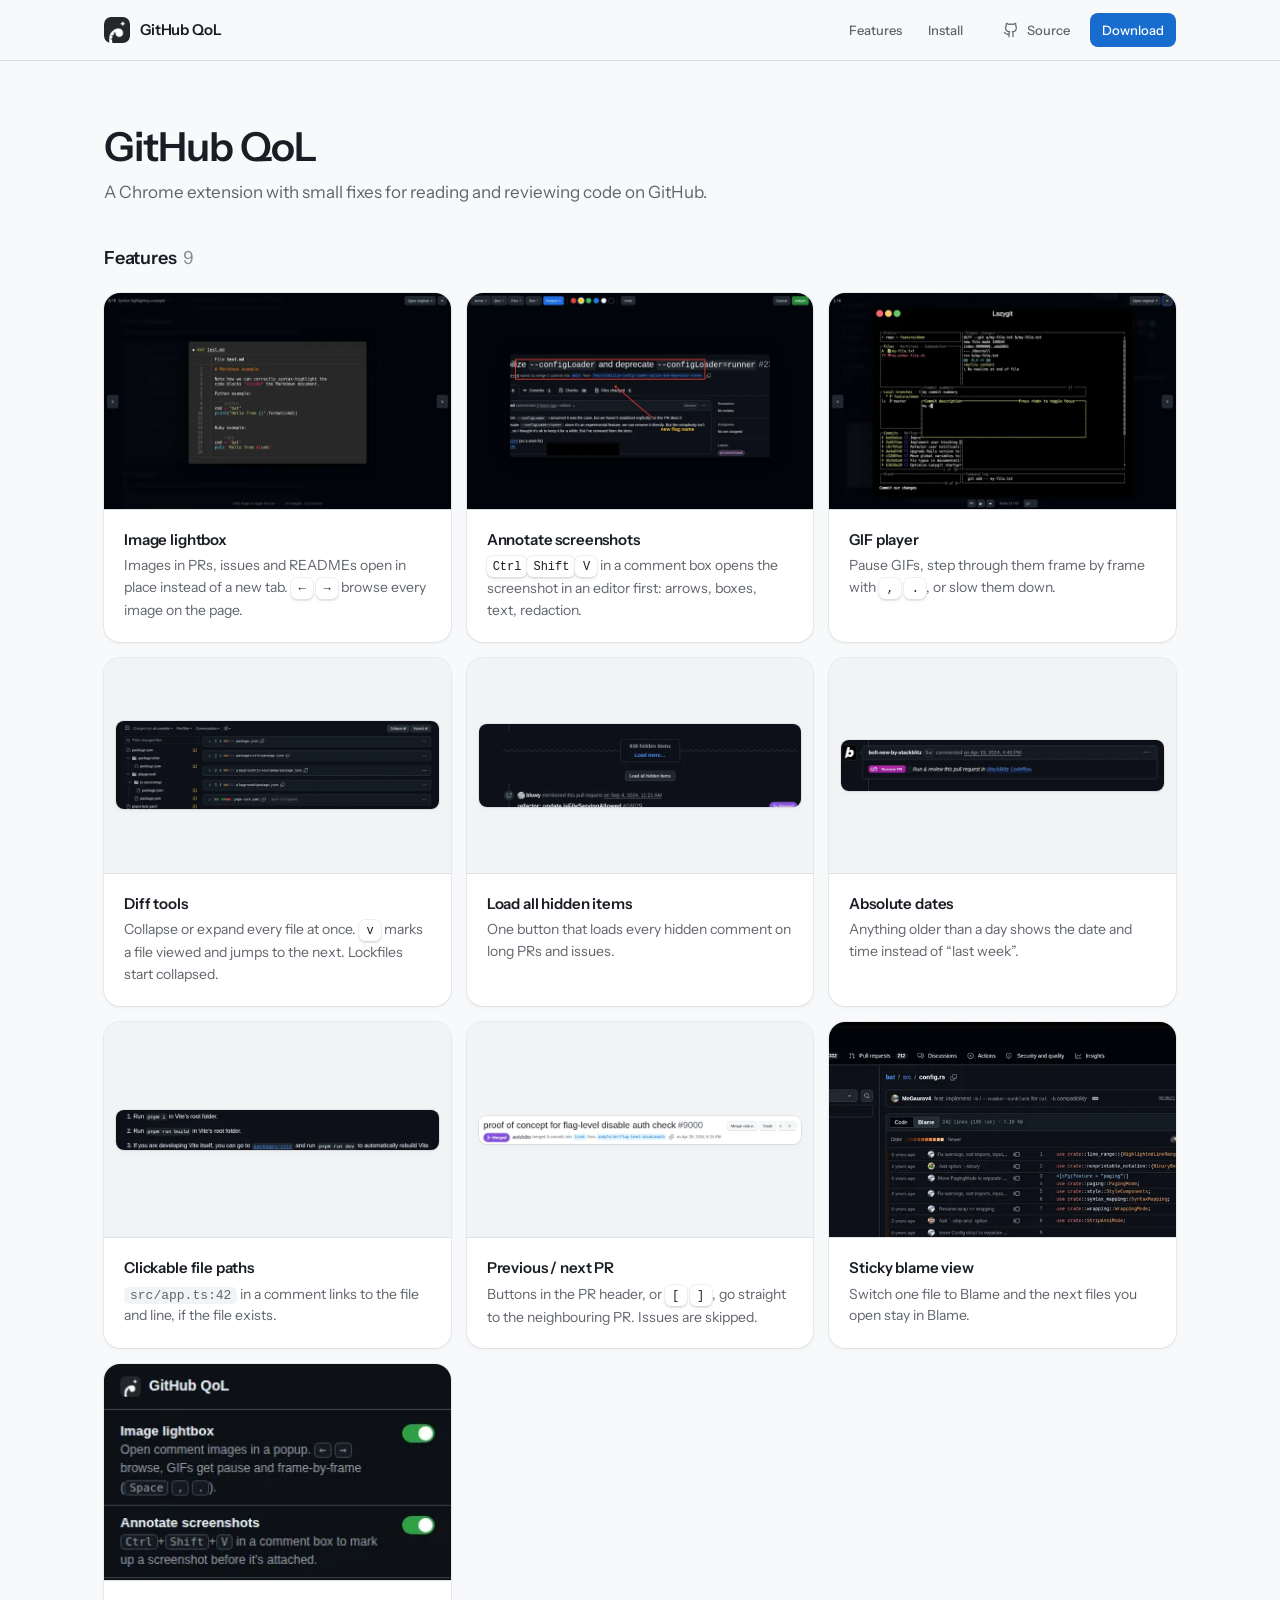
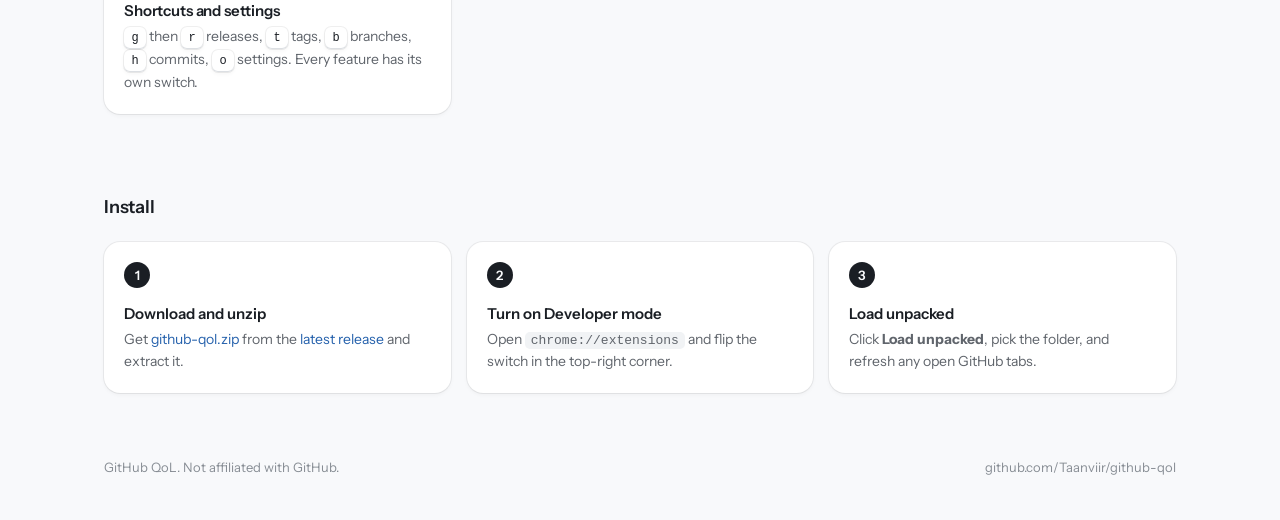
<file: docs/index.html>
<!doctype html>
<html lang="en">
<head>
  <meta charset="utf-8">
  <meta name="viewport" content="width=device-width, initial-scale=1">
  <title>GitHub QoL</title>
  <meta name="description" content="A free Chrome extension that fixes the small things that slow down code review on GitHub.">
  <link rel="icon" href="images/icon.png">
  <link rel="preconnect" href="https://fonts.googleapis.com">
  <link rel="preconnect" href="https://fonts.gstatic.com" crossorigin>
  <link href="https://fonts.googleapis.com/css2?family=Instrument+Sans:wght@400..700&display=swap" rel="stylesheet">
  <style>
    /* Tokens follow the Smart Fill UI: OKLCH gray/blue ramps, semantic layer on top. */
    :root {
      color-scheme: light;
      --gray-1: oklch(99.4% 0.002 256); --gray-2: oklch(98.2% 0.003 256); --gray-3: oklch(96.3% 0.004 256); --gray-4: oklch(94.3% 0.005 256);
      --gray-6: oklch(90.2% 0.007 256); --gray-7: oklch(86.6% 0.008 256); --gray-9: oklch(64.0% 0.012 256); --gray-11: oklch(50.5% 0.012 256); --gray-12: oklch(23.5% 0.012 256);
      --blue-4: oklch(93.0% 0.013 256); --blue-9: oklch(54.0% 0.170 256); --blue-10: oklch(49.5% 0.159 256); --blue-11: oklch(49.5% 0.135 256);

      --color-bg-page: var(--gray-2);
      --color-bg-surface: oklch(100% 0 0);
      --color-bg-sunken: var(--gray-3);
      --color-text-primary: var(--gray-12);
      --color-text-secondary: var(--gray-11);
      --color-text-tertiary: var(--gray-9);
      --color-text-on-accent: oklch(100% 0 0);
      --color-border-separator: var(--gray-6);
      --color-accent-subtle: var(--blue-4);
      --color-accent-solid: var(--blue-9);
      --color-accent-solid-hover: var(--blue-10);
      --color-accent-text: var(--blue-11);
      --color-nav-bg: oklch(98.2% 0.003 256 / 0.8);

      --shadow-border: 0 0 0 1px oklch(0 0 0 / 0.06), 0 1px 2px -1px oklch(0 0 0 / 0.06), 0 2px 4px 0 oklch(0 0 0 / 0.04);
      --shadow-border-hover: 0 0 0 1px oklch(0 0 0 / 0.08), 0 1px 2px -1px oklch(0 0 0 / 0.08), 0 2px 4px 0 oklch(0 0 0 / 0.06);
      --shadow-raised: 0 0 0 1px oklch(0 0 0 / 0.06), 0 24px 64px -16px oklch(0 0 0 / 0.22);

      --font-sans: 'Instrument Sans', ui-sans-serif, system-ui, sans-serif;
      --font-mono: ui-monospace, 'SF Mono', 'Cascadia Mono', Menlo, monospace;
      --radius-control: 8px;
      --radius-surface: 12px;
      --radius-large: 16px;
    }
    @media (prefers-color-scheme: dark) {
      :root {
        color-scheme: dark;
        --gray-1: oklch(17.0% 0.004 256); --gray-2: oklch(19.6% 0.005 256); --gray-3: oklch(23.0% 0.006 256); --gray-4: oklch(25.8% 0.007 256);
        --gray-6: oklch(33.5% 0.009 256); --gray-7: oklch(45.0% 0.010 256); --gray-9: oklch(64.0% 0.012 256); --gray-11: oklch(81.0% 0.010 256); --gray-12: oklch(95.0% 0.004 256);
        --blue-4: oklch(30.0% 0.053 256); --blue-9: oklch(56.0% 0.153 256); --blue-10: oklch(61.0% 0.167 256); --blue-11: oklch(80.0% 0.071 256);

        --color-bg-page: var(--gray-1);
        --color-bg-surface: var(--gray-2);
        --color-bg-sunken: oklch(14.5% 0.004 256);
        --color-nav-bg: oklch(17% 0.004 256 / 0.8);

        --shadow-border: 0 0 0 1px oklch(1 0 0 / 0.08);
        --shadow-border-hover: 0 0 0 1px oklch(1 0 0 / 0.14);
        --shadow-raised: 0 0 0 1px oklch(1 0 0 / 0.1), 0 24px 64px -16px oklch(0 0 0 / 0.7);
      }
    }

    *, *::before, *::after { box-sizing: border-box; }
    html { -webkit-font-smoothing: antialiased; -moz-osx-font-smoothing: grayscale; scroll-behavior: smooth; scroll-padding-top: 76px; }
    body {
      margin: 0;
      background: var(--color-bg-page);
      color: var(--color-text-primary);
      font: 400 15px/1.55 var(--font-sans);
    }
    h1, h2, h3, p { margin: 0; }
    h1, h2, h3 { text-wrap: balance; }
    p { text-wrap: pretty; }
    a { color: inherit; text-decoration: none; }
    img { display: block; max-width: 100%; height: auto; }
    :focus-visible { outline: 2px solid var(--color-accent-solid); outline-offset: 2px; border-radius: 4px; }
    .wrap { max-width: 1120px; margin: 0 auto; padding-inline: 24px; }
    svg.i { width: 16px; height: 16px; fill: none; stroke: currentColor; stroke-width: 1.75; stroke-linecap: round; stroke-linejoin: round; flex: none; }

    kbd {
      display: inline-flex; align-items: center; justify-content: center;
      min-width: 22px; height: 22px; padding: 0 6px;
      font: 500 12px/1 var(--font-mono);
      color: var(--color-text-primary);
      background: var(--color-bg-surface);
      border-radius: 6px;
      box-shadow: var(--shadow-border), inset 0 -1px 0 var(--color-border-separator);
    }
    code { font: 13px var(--font-mono); background: var(--color-bg-sunken); padding: 1px 6px; border-radius: 5px; }

    /* ---------- buttons */
    .btn {
      display: inline-flex; align-items: center; justify-content: center; gap: 8px;
      height: 34px; padding: 0 12px;
      font: 500 13px/1 var(--font-sans);
      border-radius: var(--radius-control);
      background: var(--color-bg-surface);
      color: var(--color-text-primary);
      box-shadow: var(--shadow-border);
      white-space: nowrap;
      transition: background-color .15s ease-out, box-shadow .15s ease-out, scale .15s ease-out;
    }
    .btn:hover { box-shadow: var(--shadow-border-hover); }
    .btn:active { scale: .97; }
    .btn.primary { background: var(--color-accent-solid); color: var(--color-text-on-accent); box-shadow: none; }
    .btn.primary:hover { background: var(--color-accent-solid-hover); }
    .btn.ghost { background: transparent; box-shadow: none; color: var(--color-text-secondary); }
    .btn.ghost:hover { color: var(--color-text-primary); background: var(--color-bg-sunken); }

    /* ---------- nav */
    .nav {
      position: sticky; top: 0; z-index: 10;
      background: var(--color-nav-bg);
      backdrop-filter: saturate(1.4) blur(12px);
      -webkit-backdrop-filter: saturate(1.4) blur(12px);
      border-bottom: 1px solid var(--color-border-separator);
    }
    .nav .wrap { display: flex; align-items: center; gap: 8px; height: 60px; }
    .wordmark { display: inline-flex; align-items: center; gap: 10px; font-weight: 600; font-size: 15px; letter-spacing: -0.01em; margin-right: auto; }
    .wordmark img { width: 26px; height: 26px; border-radius: 7px; }
    .nav-links { display: flex; gap: 2px; margin-right: 8px; }

    /* ---------- intro */
    .intro { padding-block: 64px 40px; }
    .intro h1 { font-size: clamp(30px, 4vw, 40px); line-height: 1.1; font-weight: 600; letter-spacing: -0.025em; }
    .intro p { margin-top: 10px; max-width: 60ch; font-size: 17px; color: var(--color-text-secondary); }

    /* ---------- features header */
    .features-head { display: flex; align-items: center; justify-content: space-between; gap: 16px; margin-bottom: 20px; }
    .features-head h2 { font-size: 18px; font-weight: 600; letter-spacing: -0.01em; }
    .features-head h2 span { margin-left: 6px; font-weight: 400; color: var(--color-text-tertiary); font-variant-numeric: tabular-nums; }

    /* ---------- features: shared */
    .features { display: grid; gap: 16px; }
    .feature {
      display: flex; flex-direction: column;
      background: var(--color-bg-surface);
      border-radius: var(--radius-large);
      box-shadow: var(--shadow-border);
      overflow: hidden;
    }
    .feature .text { padding: 18px 20px 20px; }
    .feature h3 { font-size: 15px; font-weight: 600; letter-spacing: -0.01em; }
    .feature p { margin-top: 4px; font-size: 14px; color: var(--color-text-secondary); }
    .feature .shot { background: var(--color-bg-sunken); border-bottom: 1px solid var(--color-border-separator); }
    .feature .shot img { width: 100%; }

    /* grid view: uniform 16:10 thumbnails, text under */
    .features[data-view="grid"] { grid-template-columns: repeat(3, minmax(0, 1fr)); }
    .features[data-view="grid"] .shot { aspect-ratio: 16 / 10; overflow: hidden; }
    .features[data-view="grid"] .shot img { height: 100%; object-fit: cover; object-position: top center; }
    .features[data-view="grid"] .feature { cursor: zoom-in; transition: box-shadow .15s ease-out, translate .15s ease-out; }
    .features[data-view="grid"] .feature:hover { box-shadow: var(--shadow-border-hover); translate: 0 -2px; }
    .feature:focus-visible { outline: 2px solid var(--color-accent-solid); outline-offset: 2px; }
    .features[data-view="grid"] .shot.wide { display: grid; place-items: center; padding: 12px; }
    .features[data-view="grid"] .shot.wide img { height: auto; object-fit: contain; border-radius: 8px; box-shadow: var(--shadow-border); }


    /* ---------- screenshot modal */
    .modal {
      /* Same size for every screenshot; the image scales to fit the body. */
      width: min(1120px, calc(100vw - 32px)); max-width: none;
      height: min(720px, calc(100dvh - 32px)); max-height: none;
      margin: auto; padding: 0; border: 0;
      background: var(--color-bg-surface); color: var(--color-text-primary);
      border-radius: var(--radius-large); box-shadow: var(--shadow-raised);
      overflow: hidden;
    }
    .modal[open] { display: flex; flex-direction: column; }
    .modal::backdrop { background: oklch(0.15 0.01 256 / 0.72); backdrop-filter: blur(4px); }
    .modal-head { display: flex; align-items: flex-start; gap: 16px; padding: 18px 20px; border-bottom: 1px solid var(--color-border-separator); }
    .modal-head .text { flex: 1; min-width: 0; }
    .modal-head h3 { font-size: 16px; font-weight: 600; letter-spacing: -0.01em; }
    .modal-head p { margin-top: 4px; font-size: 14px; color: var(--color-text-secondary); }
    .modal-head .count { font-size: 13px; color: var(--color-text-tertiary); font-variant-numeric: tabular-nums; padding-top: 7px; }
    .icon-btn {
      display: inline-grid; place-items: center; width: 32px; height: 32px; flex: none;
      border: 0; border-radius: var(--radius-control); background: transparent; color: var(--color-text-secondary); cursor: pointer;
    }
    .icon-btn:hover { background: var(--color-bg-sunken); color: var(--color-text-primary); }
    .modal-body { position: relative; flex: 1; min-height: 0; display: flex; align-items: center; justify-content: center; padding: 20px 64px; background: var(--color-bg-sunken); }
    .modal-body img { max-width: 100%; max-height: 100%; width: auto; height: auto; min-width: 0; min-height: 0; border-radius: 8px; box-shadow: var(--shadow-border); }
    .modal-nav { position: absolute; top: 50%; translate: 0 -50%; background: var(--color-bg-surface); box-shadow: var(--shadow-border); }
    .modal-nav.prev { left: 16px; }
    .modal-nav.next { right: 16px; }
    @media (max-width: 600px) {
      .modal-body { padding: 12px 12px 56px; }
      .modal-nav { top: auto; bottom: 10px; translate: none; }
      .modal-nav.prev { left: calc(50% - 40px); }
      .modal-nav.next { right: calc(50% - 40px); }
    }

    /* ---------- install */
    .install { padding-top: 80px; }
    .install h2 { font-size: 18px; font-weight: 600; letter-spacing: -0.01em; margin-bottom: 20px; }
    .steps { display: grid; grid-template-columns: repeat(3, minmax(0, 1fr)); gap: 16px; }
    .step { padding: 20px; background: var(--color-bg-surface); border-radius: var(--radius-large); box-shadow: var(--shadow-border); }
    .step .n {
      width: 26px; height: 26px; border-radius: 50%;
      display: grid; place-items: center;
      font-size: 13px; font-weight: 600;
      color: var(--color-bg-page); background: var(--color-text-primary);
    }
    .step h3 { margin-top: 14px; font-size: 15px; font-weight: 600; }
    .step p { margin-top: 4px; font-size: 14px; color: var(--color-text-secondary); }
    .step a { color: var(--color-accent-text); }

    footer { padding: 64px 0 48px; }
    footer .wrap { display: flex; justify-content: space-between; gap: 16px; flex-wrap: wrap; font-size: 13px; color: var(--color-text-tertiary); }
    footer a:hover { color: var(--color-text-primary); }

    @media (max-width: 960px) {
      .features[data-view="grid"] { grid-template-columns: repeat(2, minmax(0, 1fr)); }
    }
    @media (max-width: 720px) {
      .steps { grid-template-columns: 1fr; }
      .nav-links { display: none; }
    }
    @media (max-width: 600px) {
      .wrap { padding-inline: 16px; }
      .intro { padding-block: 40px 28px; }
      .features[data-view="grid"] { grid-template-columns: 1fr; }
      .nav .btn.ghost { display: none; }
    }
    @media (prefers-reduced-motion: reduce) {
      html { scroll-behavior: auto; }
      .btn, .feature { transition: none; }
    }
  </style>
</head>
<body>

<svg width="0" height="0" style="position:absolute" aria-hidden="true">
  <symbol id="i-github" viewBox="0 0 24 24"><path d="M15 22v-4a4.8 4.8 0 0 0-1-3.5c3 0 6-2 6-5.5.08-1.25-.27-2.48-1-3.5.28-1.15.28-2.35 0-3.5 0 0-1 0-3 1.5-2.64-.5-5.36-.5-8 0C6 2 5 2 5 2c-.3 1.15-.3 2.35 0 3.5A5.403 5.403 0 0 0 4 9c0 3.5 3 5.5 6 5.5-.39.49-.68 1.05-.85 1.65-.17.6-.22 1.23-.15 1.85v4"/><path d="M9 18c-4.51 2-5-2-7-2"/></symbol>
  <symbol id="i-download" viewBox="0 0 24 24"><path d="M12 15V3"/><path d="M21 15v4a2 2 0 0 1-2 2H5a2 2 0 0 1-2-2v-4"/><path d="m7 10 5 5 5-5"/></symbol>
  <symbol id="i-image" viewBox="0 0 24 24"><rect width="18" height="18" x="3" y="3" rx="2"/><circle cx="9" cy="9" r="2"/><path d="m21 15-3.1-3.1a2 2 0 0 0-2.8 0L6 21"/></symbol>
  <symbol id="i-play" viewBox="0 0 24 24"><rect width="18" height="18" x="3" y="3" rx="2"/><path d="m10 8 6 4-6 4Z"/></symbol>
  <symbol id="i-pen" viewBox="0 0 24 24"><path d="M12 20h9"/><path d="M16.4 3.6a2.1 2.1 0 1 1 3 3L7 19l-4 1 1-4Z"/></symbol>
  <symbol id="i-fold" viewBox="0 0 24 24"><path d="m7 20 5-5 5 5"/><path d="m7 4 5 5 5-5"/></symbol>
  <symbol id="i-list" viewBox="0 0 24 24"><path d="M3 12h.01"/><path d="M3 18h.01"/><path d="M3 6h.01"/><path d="M8 12h13"/><path d="M8 18h13"/><path d="M8 6h13"/></symbol>
  <symbol id="i-calendar" viewBox="0 0 24 24"><path d="M8 2v4"/><path d="M16 2v4"/><rect width="18" height="18" x="3" y="4" rx="2"/><path d="M3 10h18"/></symbol>
  <symbol id="i-link" viewBox="0 0 24 24"><path d="M10 13a5 5 0 0 0 7.54.54l3-3a5 5 0 0 0-7.07-7.07l-1.72 1.71"/><path d="M14 11a5 5 0 0 0-7.54-.54l-3 3a5 5 0 0 0 7.07 7.07l1.71-1.71"/></symbol>
  <symbol id="i-history" viewBox="0 0 24 24"><path d="M3 12a9 9 0 1 0 9-9 9.75 9.75 0 0 0-6.74 2.74L3 8"/><path d="M3 3v5h5"/><path d="M12 7v5l4 2"/></symbol>
  <symbol id="i-keyboard" viewBox="0 0 24 24"><rect width="20" height="16" x="2" y="4" rx="2"/><path d="M6 8h.01"/><path d="M10 8h.01"/><path d="M14 8h.01"/><path d="M18 8h.01"/><path d="M7 16h10"/></symbol>
  <symbol id="i-lock" viewBox="0 0 24 24"><rect width="18" height="11" x="3" y="11" rx="2"/><path d="M7 11V7a5 5 0 0 1 10 0v4"/></symbol>
  <symbol id="i-check" viewBox="0 0 24 24"><path d="M20 6 9 17l-5-5"/></symbol>
  <symbol id="i-x" viewBox="0 0 24 24"><path d="M18 6 6 18"/><path d="m6 6 12 12"/></symbol>
  <symbol id="i-left" viewBox="0 0 24 24"><path d="m15 18-6-6 6-6"/></symbol>
  <symbol id="i-right" viewBox="0 0 24 24"><path d="m9 18 6-6-6-6"/></symbol>
</svg>

<nav class="nav">
  <div class="wrap">
    <a class="wordmark" href="#top"><img src="images/icon.png" alt="">GitHub QoL</a>
    <div class="nav-links">
      <a class="btn ghost sm" href="#features">Features</a>
      <a class="btn ghost sm" href="#install">Install</a>
    </div>
    <a class="btn ghost sm" href="https://github.com/Taanviir/github-qol"><svg class="i"><use href="#i-github"/></svg>Source</a>
    <a class="btn primary sm" href="https://github.com/Taanviir/github-qol/releases/latest/download/github-qol.zip">Download</a>
  </div>
</nav>

<header class="wrap intro" id="top">
  <h1>GitHub QoL</h1>
  <p>A Chrome extension with small fixes for reading and reviewing code on GitHub.</p>
</header>

<main class="wrap">
  <section id="features" aria-labelledby="features-title">
    <div class="features-head">
      <h2 id="features-title">Features<span>9</span></h2>
    </div>
    <div class="features" id="features-list" data-view="grid">
      <article class="feature" tabindex="0" role="button">
        <div class="shot"><img src="images/thumb/lightbox.webp" data-full="images/full/lightbox.webp" width="720" height="450" alt="A README image opened in an in-page lightbox" loading="lazy"></div>
        <div class="text"><h3>Image lightbox</h3><p>Images in PRs, issues and READMEs open in place instead of a new tab. <kbd>←</kbd> <kbd>→</kbd> browse every image on the page.</p></div>
      </article>
      <article class="feature" tabindex="0" role="button">
        <div class="shot"><img src="images/thumb/annotate.webp" data-full="images/full/annotate.webp" width="720" height="450" alt="Screenshot editor with a box, an arrow, a text label and a redacted area" loading="lazy"></div>
        <div class="text"><h3>Annotate screenshots</h3><p><kbd>Ctrl</kbd><kbd>Shift</kbd><kbd>V</kbd> in a comment box opens the screenshot in an editor first: arrows, boxes, text, redaction.</p></div>
      </article>
      <article class="feature" tabindex="0" role="button">
        <div class="shot"><img src="images/thumb/gif-player.webp" data-full="images/full/gif-player.webp" width="720" height="450" alt="An animated GIF paused at frame 27 of 67 with playback controls" loading="lazy"></div>
        <div class="text"><h3>GIF player</h3><p>Pause GIFs, step through them frame by frame with <kbd>,</kbd> <kbd>.</kbd>, or slow them down.</p></div>
      </article>
      <article class="feature" tabindex="0" role="button">
        <div class="shot wide"><img src="images/thumb/diff-tools.webp" data-full="images/full/diff-tools.webp" width="720" height="197" alt="Files changed with Collapse all and Expand all buttons and an auto-collapsed pnpm-lock.yaml" loading="lazy"></div>
        <div class="text"><h3>Diff tools</h3><p>Collapse or expand every file at once. <kbd>v</kbd> marks a file viewed and jumps to the next. Lockfiles start collapsed.</p></div>
      </article>
      <article class="feature" tabindex="0" role="button">
        <div class="shot wide"><img src="images/thumb/load-all.webp" data-full="images/full/load-all.webp" width="720" height="186" alt="A Load all hidden items button under GitHub's 638 hidden items" loading="lazy"></div>
        <div class="text"><h3>Load all hidden items</h3><p>One button that loads every hidden comment on long PRs and issues.</p></div>
      </article>
      <article class="feature" tabindex="0" role="button">
        <div class="shot wide"><img src="images/thumb/absolute-dates.webp" data-full="images/full/absolute-dates.webp" width="720" height="113" alt="Comment header reading commented on Apr 19, 2024, 4:40 PM" loading="lazy"></div>
        <div class="text"><h3>Absolute dates</h3><p>Anything older than a day shows the date and time instead of “last week”.</p></div>
      </article>
      <article class="feature" tabindex="0" role="button">
        <div class="shot wide"><img src="images/thumb/file-paths.webp" data-full="images/full/file-paths.webp" width="720" height="89" alt="The inline code packages/vite rendered as a link" loading="lazy"></div>
        <div class="text"><h3>Clickable file paths</h3><p><code>src/app.ts:42</code> in a comment links to the file and line, if the file exists.</p></div>
      </article>
      <article class="feature" tabindex="0" role="button">
        <div class="shot wide"><img src="images/thumb/pr-nav.webp" data-full="images/full/pr-nav.webp" width="720" height="63" alt="PR header with previous and next PR buttons joined after the Code button" loading="lazy"></div>
        <div class="text"><h3>Previous / next PR</h3><p>Buttons in the PR header, or <kbd>[</kbd> <kbd>]</kbd>, go straight to the neighbouring PR. Issues are skipped.</p></div>
      </article>
      <article class="feature" tabindex="0" role="button">
        <div class="shot"><img src="images/thumb/sticky-blame.webp" data-full="images/full/sticky-blame.webp" width="720" height="315" alt="A file open in Blame view" loading="lazy"></div>
        <div class="text"><h3>Sticky blame view</h3><p>Switch one file to Blame and the next files you open stay in Blame.</p></div>
      </article>
      <article class="feature" tabindex="0" role="button">
        <div class="shot tall"><img src="images/thumb/popup.webp" data-full="images/full/popup.webp" width="340" height="760" alt="Extension popup listing each feature with a toggle" loading="lazy"></div>
        <div class="text"><h3>Shortcuts and settings</h3><p><kbd>g</kbd> then <kbd>r</kbd> releases, <kbd>t</kbd> tags, <kbd>b</kbd> branches, <kbd>h</kbd> commits, <kbd>o</kbd> settings. Every feature has its own switch.</p></div>
      </article>
    </div>
  </section>

  <section class="install" id="install">
    <h2>Install</h2>
    <div class="steps">
      <div class="step">
        <div class="n">1</div>
        <h3>Download and unzip</h3>
        <p>Get <a href="https://github.com/Taanviir/github-qol/releases/latest/download/github-qol.zip">github-qol.zip</a> from the <a href="https://github.com/Taanviir/github-qol/releases/latest">latest release</a> and extract it.</p>
      </div>
      <div class="step">
        <div class="n">2</div>
        <h3>Turn on Developer mode</h3>
        <p>Open <code>chrome://extensions</code> and flip the switch in the top-right corner.</p>
      </div>
      <div class="step">
        <div class="n">3</div>
        <h3>Load unpacked</h3>
        <p>Click <strong>Load unpacked</strong>, pick the folder, and refresh any open GitHub tabs.</p>
      </div>
    </div>
  </section>
</main>

<footer>
  <div class="wrap">
    <span>GitHub QoL. Not affiliated with GitHub.</span>
    <a href="https://github.com/Taanviir/github-qol">github.com/Taanviir/github-qol</a>
  </div>
</footer>

<dialog class="modal" id="shot-modal" aria-labelledby="modal-title">
  <div class="modal-head">
    <div class="text"><h3 id="modal-title"></h3><p id="modal-desc"></p></div>
    <span class="count" id="modal-count"></span>
    <button class="icon-btn" id="modal-close" aria-label="Close"><svg class="i"><use href="#i-x"/></svg></button>
  </div>
  <div class="modal-body">
    <button class="icon-btn modal-nav prev" id="modal-prev" aria-label="Previous feature"><svg class="i"><use href="#i-left"/></svg></button>
    <img id="modal-img" alt="">
    <button class="icon-btn modal-nav next" id="modal-next" aria-label="Next feature"><svg class="i"><use href="#i-right"/></svg></button>
  </div>
</dialog>

<script>
  // Clicking a feature card opens its screenshot full size; arrows step through the rest.
  (() => {
    const cards = [...document.querySelectorAll(".feature")];
    const modal = document.getElementById("shot-modal");
    const $ = (id) => document.getElementById(id);
    let index = 0;

    const show = (i) => {
      index = (i + cards.length) % cards.length;
      const card = cards[index];
      const img = card.querySelector("img");
      // Cards show small thumbnails; the full-size file loads only here.
      $("modal-img").src = img.dataset.full || img.src;
      $("modal-img").alt = img.alt;
      $("modal-title").textContent = card.querySelector("h3").textContent;
      $("modal-desc").innerHTML = card.querySelector("p").innerHTML;
      $("modal-count").textContent = `${index + 1} / ${cards.length}`;
    };
    const open = (i) => {
      show(i);
      if (!modal.open) modal.showModal();
    };

    cards.forEach((card, i) => {
      card.addEventListener("click", () => open(i));
      card.addEventListener("keydown", (e) => {
        if (e.key === "Enter" || e.key === " ") {
          e.preventDefault();
          open(i);
        }
      });
    });
    $("modal-close").addEventListener("click", () => modal.close());
    $("modal-prev").addEventListener("click", () => show(index - 1));
    $("modal-next").addEventListener("click", () => show(index + 1));
    // A click on the backdrop lands on the dialog element itself.
    modal.addEventListener("click", (e) => {
      if (e.target === modal) modal.close();
    });
    modal.addEventListener("keydown", (e) => {
      if (e.key === "ArrowLeft") show(index - 1);
      if (e.key === "ArrowRight") show(index + 1);
    });
    modal.addEventListener("close", () => cards[index].focus({ preventScroll: true }));
  })();
</script>
</body>
</html>
</file>
